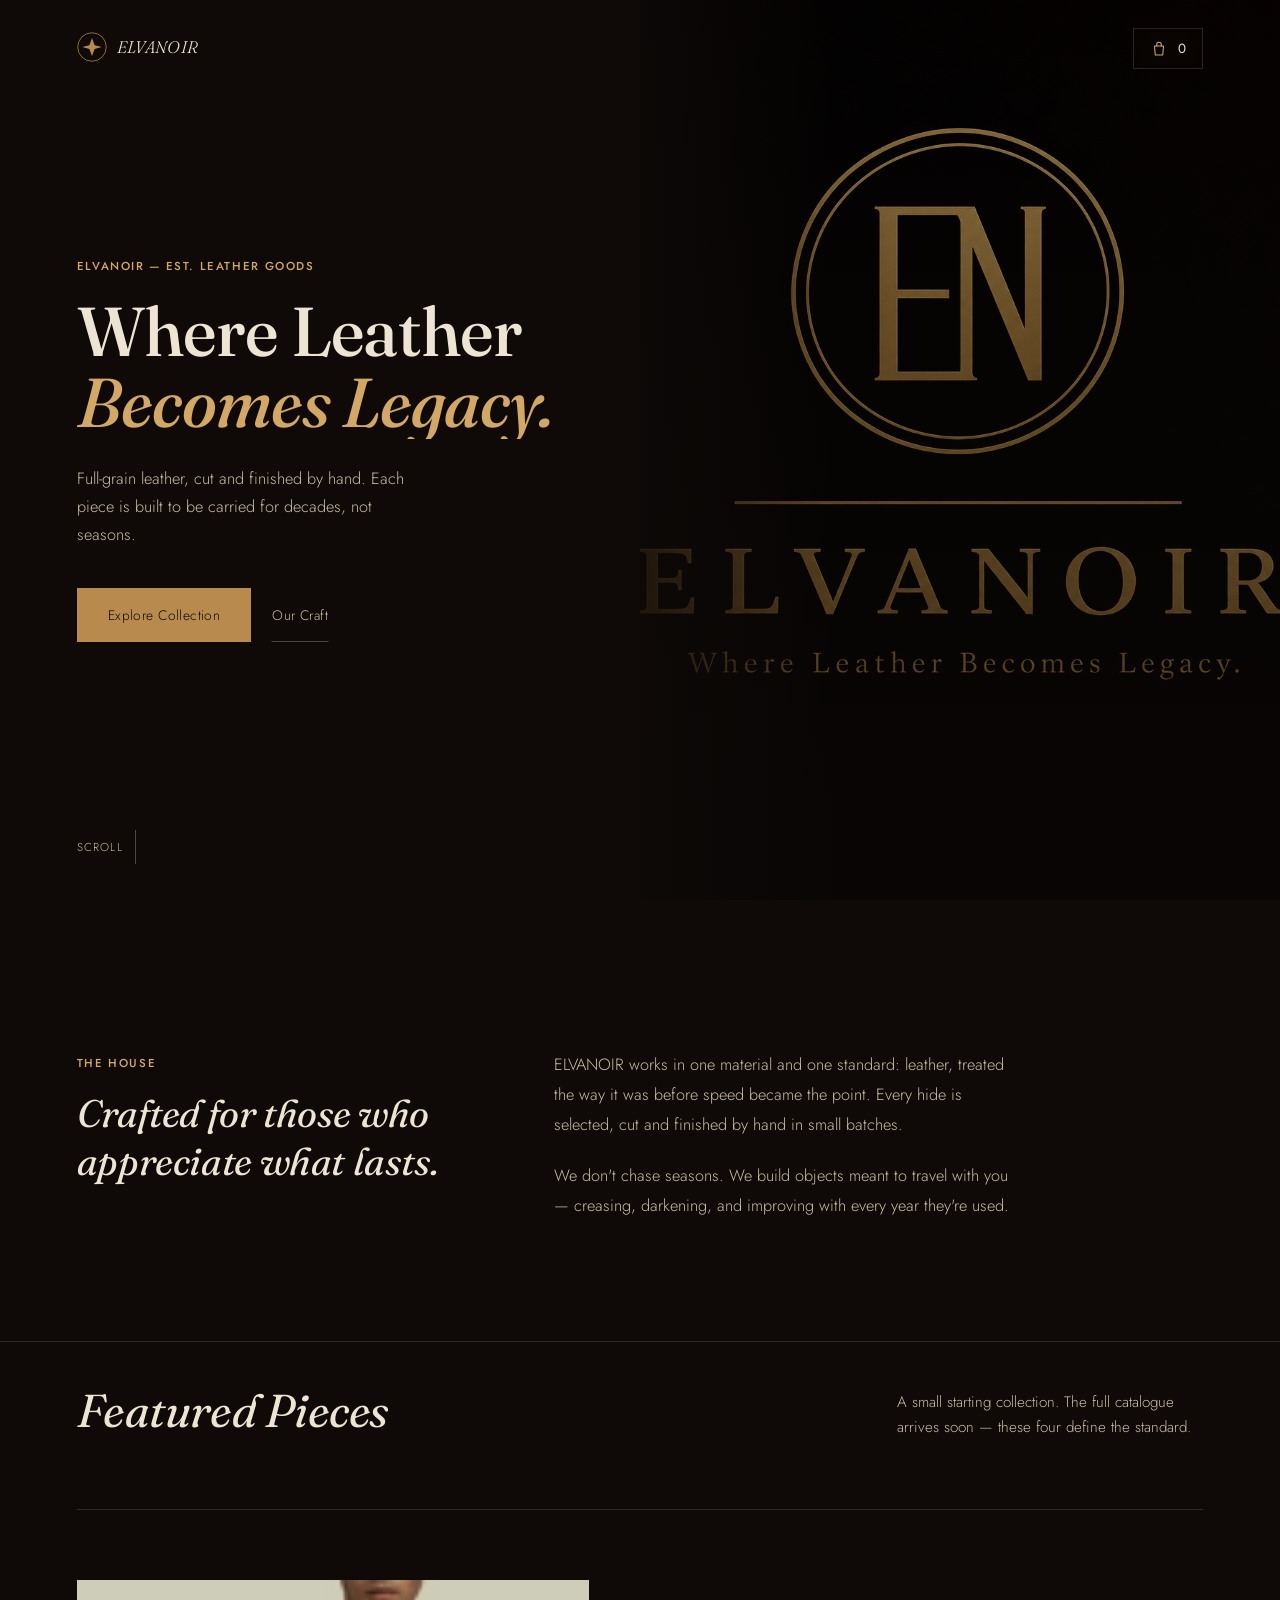
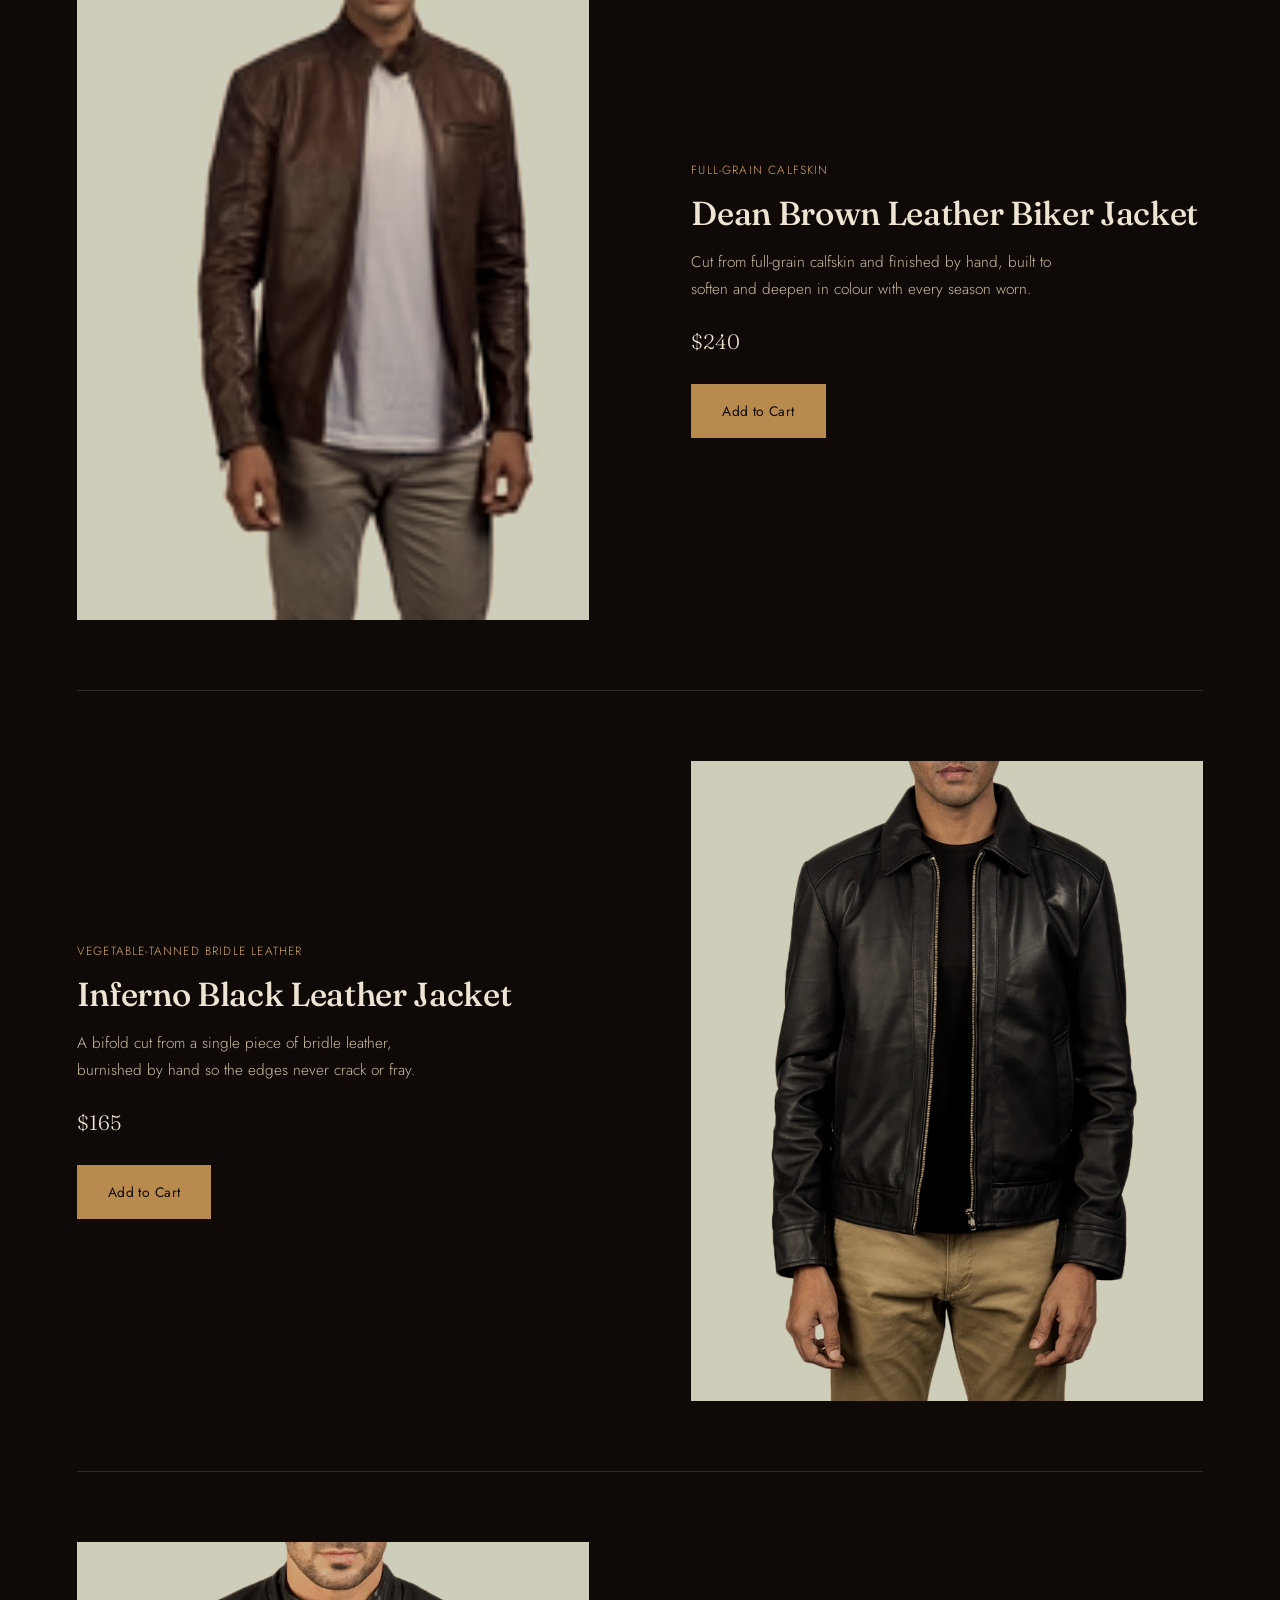
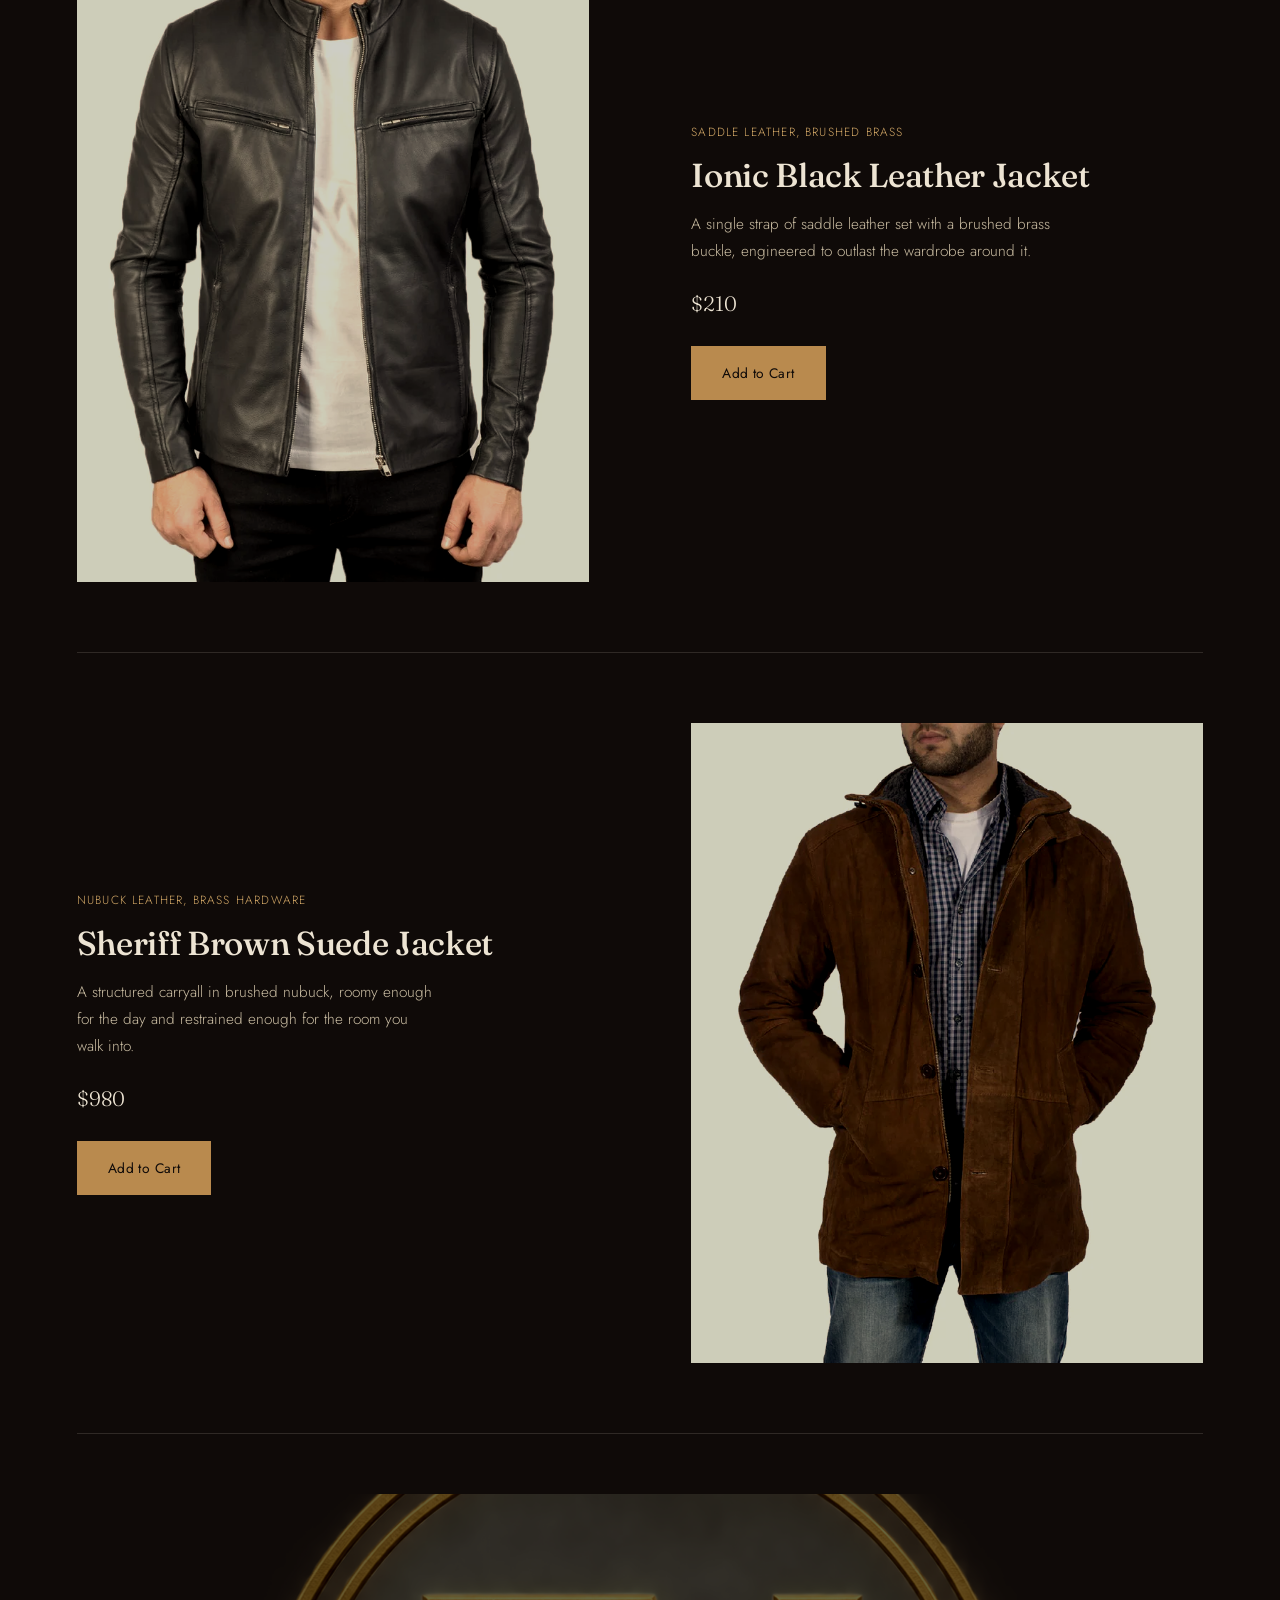
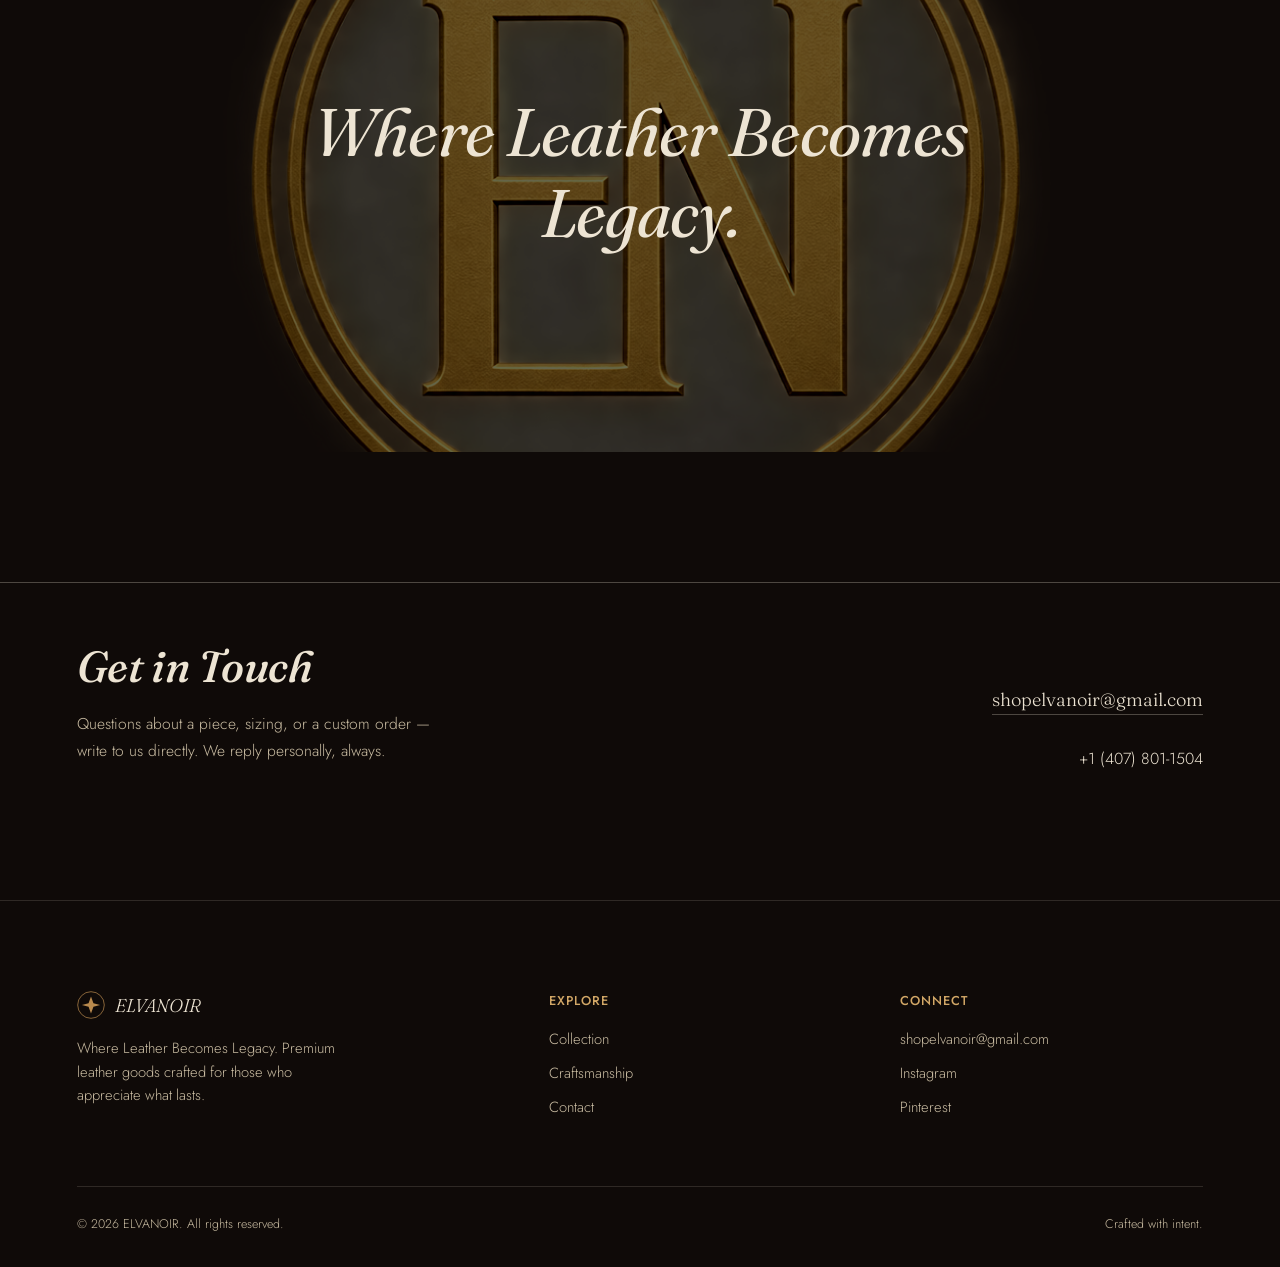
<file: index.html>
<!DOCTYPE html>
<html lang="en">
<head>
<meta charset="UTF-8">
<meta name="viewport" content="width=device-width, initial-scale=1.0">
<title>ELVANOIR — Where Leather Becomes Legacy</title>
<meta name="description" content="ELVANOIR. Premium leather goods crafted for those who appreciate what lasts.">
<link rel="stylesheet" href="css/style.css">
<link rel="stylesheet" href="css/home.css">
</head>
<body>

<!-- Persistent brand mark -->
<a href="index.html" class="crest" aria-label="ELVANOIR home">
  <svg viewBox="0 0 40 40" fill="none" xmlns="http://www.w3.org/2000/svg">
    <circle cx="20" cy="20" r="19" stroke="#B98A4E" stroke-width="1"/>
    <path d="M20 8L23.5 17.5L33 20L23.5 22.5L20 32L16.5 22.5L7 20L16.5 17.5L20 8Z" fill="#B98A4E"/>
  </svg>
  <span>ELVANOIR</span>
</a>

<!-- Floating cart -->
<button class="cart-toggle" data-cart-open aria-label="Open cart">
  <svg viewBox="0 0 24 24" fill="none" stroke-width="1.4" stroke-linecap="round" stroke-linejoin="round"><path d="M6 8h12l-1 12H7L6 8Z"/><path d="M9 8V6a3 3 0 0 1 6 0v2"/></svg>
  <span data-cart-count>0</span>
</button>

<!-- Cart drawer -->
<div class="cart-overlay" data-cart-overlay></div>
<aside class="cart-drawer" data-cart-drawer>
  <div class="cart-head">
    <h3>Your Collection</h3>
    <button class="cart-close" data-cart-close aria-label="Close cart">&times;</button>
  </div>
  <div class="cart-items" data-cart-items></div>
  <div class="cart-foot">
    <div class="cart-sub"><span>Subtotal</span><span data-cart-subtotal>$0</span></div>
    <div class="cart-total"><span>Total</span><span data-cart-total>$0</span></div>
    <a href="checkout.html" class="btn btn-primary">Buy Now</a>
    <p class="cart-note">Shipping and taxes calculated at checkout.</p>
  </div>
</aside>

<!-- ============ HERO ============ -->
<section class="hero">
  <div class="hero-copy">
    <span class="eyebrow">ELVANOIR — EST. LEATHER GOODS</span>
    <h1 class="hero-title">
      <span class="line"><span>Where Leather</span></span>
      <span class="line"><span>Becomes Legacy.</span></span>
    </h1>
    <p class="hero-sub">Full-grain leather, cut and finished by hand. Each piece is built to be carried for decades, not seasons.</p>
    <div class="hero-cta">
      <a href="#products" class="btn btn-primary">Explore Collection</a>
      <a href="#craft" class="btn btn-ghost">Our Craft</a>
    </div>
  </div>
  <div class="hero-visual">
    <img src="images/elvanoir-logo.png" alt="Full-grain leather jacket draped over a wooden stand, studio-lit">
  </div>
  <div class="scroll-cue"><span>SCROLL</span><span class="line"></span></div>
</section>

<!-- ============ INTRO ============ -->
<section class="intro">
  <div class="wrap intro-grid">
    <div class="reveal">
      <span class="eyebrow">THE HOUSE</span>
      <h2 style="margin-top:16px;">Crafted for those who appreciate what lasts.</h2>
    </div>
    <div class="intro-text reveal">
      <p>ELVANOIR works in one material and one standard: leather, treated the way it was before speed became the point. Every hide is selected, cut and finished by hand in small batches.</p>
      <p>We don't chase seasons. We build objects meant to travel with you — creasing, darkening, and improving with every year they're used.</p>
    </div>
  </div>
</section>

<hr class="hairline wrap">

<!-- ============ PRODUCTS ============ -->
<section class="products" id="products">
  <div class="wrap">
    <div class="products-head reveal">
      <h2>Featured Pieces</h2>
      <p>A small starting collection. The full catalogue arrives soon — these four define the standard.</p>
    </div>

    <div class="product-row reveal" data-product-card>
      <div class="product-figure">
        <span class="product-index">01</span>
        <img src="images/Dean_Brown_Leather_Biker_Jacket_With_Cowhide_Oil_Pull_Leather_Finish_1_dbba41e8-a89b-40bd-95b2-981a56af1e2f_180x.avif" alt="The Sovereign Jacket in full-grain calfskin">
      </div>
      <div class="product-info">
        <span class="material">FULL-GRAIN CALFSKIN</span>
        <h3>Dean Brown Leather Biker Jacket</h3>
        <p class="desc">Cut from full-grain calfskin and finished by hand, built to soften and deepen in colour with every season worn.</p>
        <div class="price-row"><span class="price">$240</span></div>
        <div class="product-actions">
          <button class="btn btn-primary" data-add-to-cart data-id="jacket">Add to Cart</button>
        </div>
      </div>
    </div>

    <div class="product-row reverse reveal" data-product-card>
      <div class="product-figure">
        <span class="product-index">02</span>
        <img src="images/Inferno_Black_Leather_Jacket_Made_of_100_Real_Sheepskin_Leather_fc7e93d2-fc85-4a78-aec3-81cd0cc2c2ed_900x.webp" alt="The Meridian Wallet in bridle leather">
      </div>
      <div class="product-info">
        <span class="material">VEGETABLE-TANNED BRIDLE LEATHER</span>
        <h3>Inferno Black Leather Jacket</h3>
        <p class="desc">A bifold cut from a single piece of bridle leather, burnished by hand so the edges never crack or fray.</p>
        <div class="price-row"><span class="price">$165</span></div>
        <div class="product-actions">
          <button class="btn btn-primary" data-add-to-cart data-id="jacket">Add to Cart</button>
        </div>
      </div>
    </div>

    <div class="product-row reveal" data-product-card>
      <div class="product-figure">
        <span class="product-index">03</span>
        <img src="images/Ionic_Black_Leather_Jacket_With_Minimalist_Design_made_of_100_Real_Leather_in_matte_black_finish_1_821aa6f2-e2d8-4b7b-9144-c9311b10ed8a_900x.webp" alt="The Ashworth Belt in saddle leather">
      </div>
      <div class="product-info">
        <span class="material">SADDLE LEATHER, BRUSHED BRASS</span>
        <h3>Ionic Black Leather Jacket</h3>
        <p class="desc">A single strap of saddle leather set with a brushed brass buckle, engineered to outlast the wardrobe around it.</p>
        <div class="price-row"><span class="price">$210</span></div>
        <div class="product-actions">
          <button class="btn btn-primary" data-add-to-cart data-id="jacket">Add to Cart</button>
        </div>
      </div>
    </div>

    <div class="product-row reverse reveal" data-product-card>
      <div class="product-figure">
        <span class="product-index">04</span>
        <img src="images/TJM-0408-_287-of-7_29-1492000055392-1508939199594_397ac52d-60c9-4ca6-a355-20b34bef18b5_900x.webp" alt="The Harrow Bag in nubuck leather">
      </div>
      <div class="product-info">
        <span class="material">NUBUCK LEATHER, BRASS HARDWARE</span>
        <h3>Sheriff Brown Suede Jacket</h3>
        <p class="desc">A structured carryall in brushed nubuck, roomy enough for the day and restrained enough for the room you walk into.</p>
        <div class="price-row"><span class="price">$980</span></div>
        <div class="product-actions">
          <button class="btn btn-primary" data-add-to-cart data-id="jacket">Add to Cart</button>
        </div>
      </div>
    </div>
  </div>
</section>



<!-- ============ STATEMENT BANNER ============ -->
<section class="statement">
  <img src="images/ChatGPT Image Sep 10, 2026, 03_20_00 AM.png" alt="Close detail of stitched leather texture">
  <div class="statement-text reveal">
    <h2>Where Leather
Becomes Legacy.</h2>
  </div>
</section>

<!-- ============ CONTACT ============ -->
<section class="contact" id="contact">
  <div class="wrap contact-inner">
    <div class="reveal">
      <h2>Get in Touch</h2>
      <p>Questions about a piece, sizing, or a custom order — write to us directly. We reply personally, always.</p>
    </div>
    <div class="contact-links reveal">
      <a href="shopelvanoir@gmail.com">shopelvanoir@gmail.com</a>
      <a href="tel:+14078011504"></a>+1 (407) 801-1504</a>
    </div>
  </div>
</section>

<!-- ============ FOOTER ============ -->
<footer>
  <div class="wrap">
    <div class="footer-top">
      <div class="footer-brand">
        <div class="crest-static">
          <svg viewBox="0 0 40 40" fill="none" xmlns="http://www.w3.org/2000/svg" width="28" height="28">
            <circle cx="20" cy="20" r="19" stroke="#B98A4E" stroke-width="1"/>
            <path d="M20 8L23.5 17.5L33 20L23.5 22.5L20 32L16.5 22.5L7 20L16.5 17.5L20 8Z" fill="#B98A4E"/>
          </svg>
          <span>ELVANOIR</span>
        </div>
        <p>Where Leather Becomes Legacy. Premium leather goods crafted for those who appreciate what lasts.</p>
      </div>
      <div class="footer-col">
        <h4>EXPLORE</h4>
        <a href="index.html#products">Collection</a>
        <a href="index.html#craft">Craftsmanship</a>
        <a href="index.html#contact">Contact</a>
      </div>
      <div class="footer-col">
        <h4>CONNECT</h4>
        <a href="mailto:shopelvanoir@gmail.com">shopelvanoir@gmail.com</a>
        <a href="#">Instagram</a>
        <a href="#">Pinterest</a>
      </div>
    </div>
    <hr class="hairline">
    <div class="footer-bottom">
      <span>&copy; 2026 ELVANOIR. All rights reserved.</span>
      <span>Crafted with intent.</span>
    </div>
  </div>
</footer>

<script src="js/cart.js"></script>
</body>
</html>
</file>
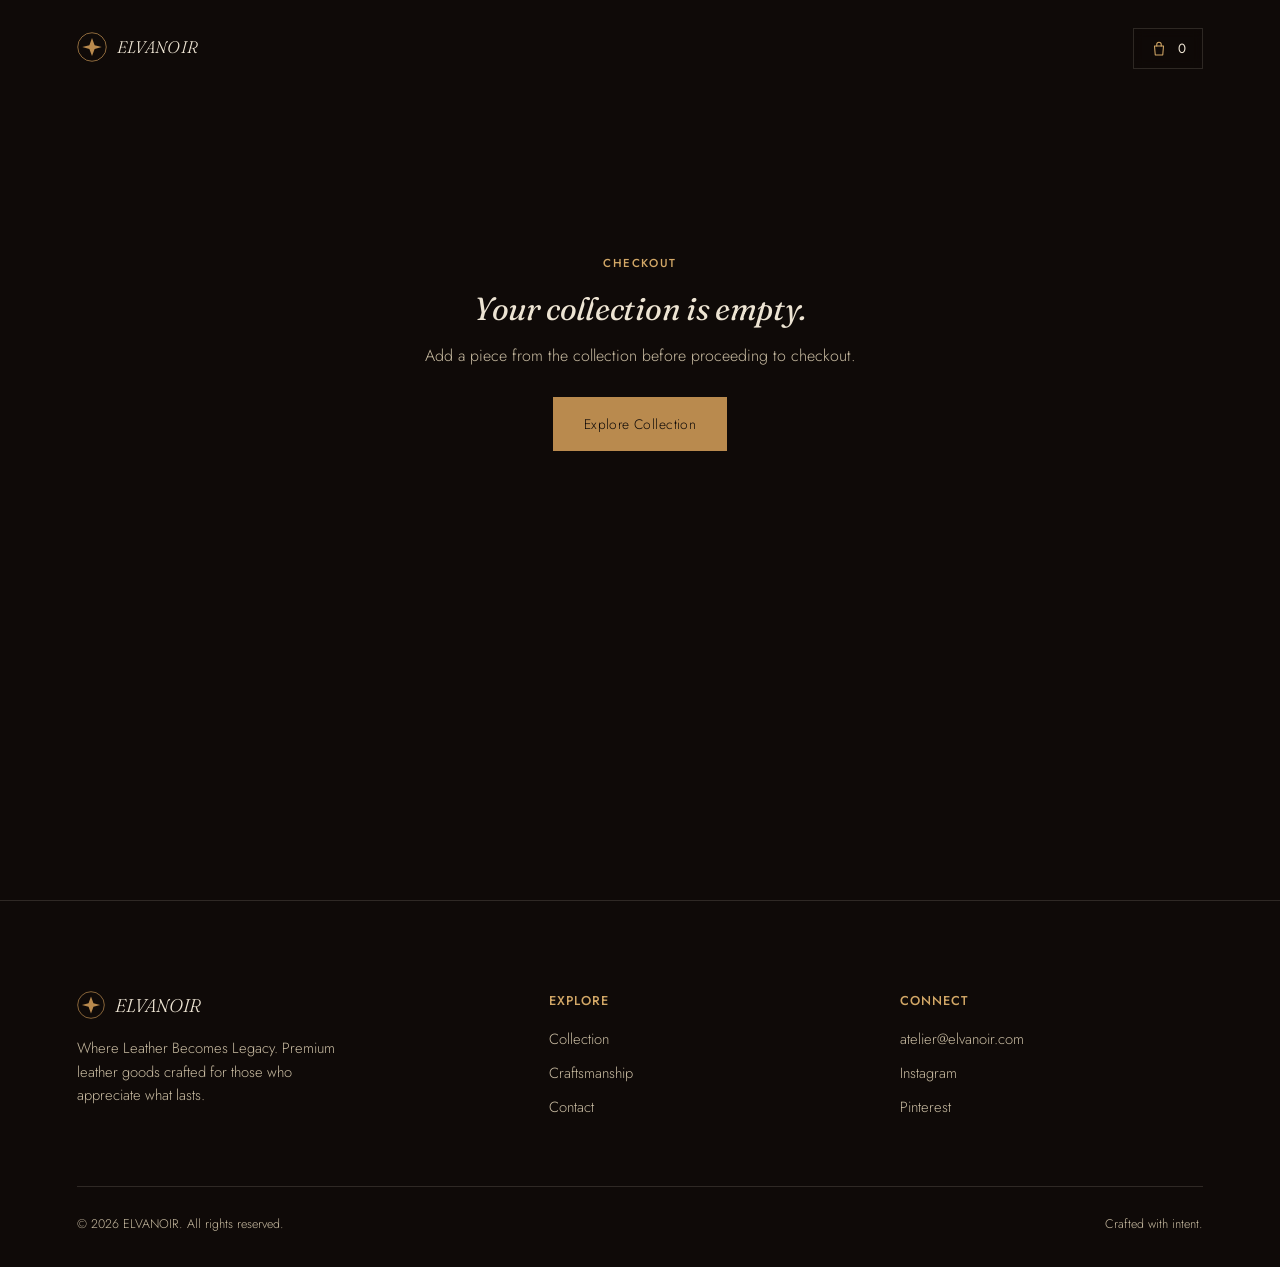
<file: checkout.html>
<!DOCTYPE html>
<html lang="en">
<head>
<meta charset="UTF-8">
<meta name="viewport" content="width=device-width, initial-scale=1.0">
<title>ELVANOIR — Checkout</title>
<link rel="stylesheet" href="css/style.css">
<link rel="stylesheet" href="css/checkout.css">
</head>
<body>

<a href="index.html" class="crest" aria-label="ELVANOIR home">
  <svg viewBox="0 0 40 40" fill="none" xmlns="http://www.w3.org/2000/svg">
    <circle cx="20" cy="20" r="19" stroke="#B98A4E" stroke-width="1"/>
    <path d="M20 8L23.5 17.5L33 20L23.5 22.5L20 32L16.5 22.5L7 20L16.5 17.5L20 8Z" fill="#B98A4E"/>
  </svg>
  <span>ELVANOIR</span>
</a>

<button class="cart-toggle" data-cart-open aria-label="Open cart">
  <svg viewBox="0 0 24 24" fill="none" stroke-width="1.4" stroke-linecap="round" stroke-linejoin="round"><path d="M6 8h12l-1 12H7L6 8Z"/><path d="M9 8V6a3 3 0 0 1 6 0v2"/></svg>
  <span data-cart-count>0</span>
</button>

<div class="cart-overlay" data-cart-overlay></div>
<aside class="cart-drawer" data-cart-drawer>
  <div class="cart-head">
    <h3>Your Collection</h3>
    <button class="cart-close" data-cart-close aria-label="Close cart">&times;</button>
  </div>
  <div class="cart-items" data-cart-items></div>
  <div class="cart-foot">
    <div class="cart-sub"><span>Subtotal</span><span data-cart-subtotal>$0</span></div>
    <div class="cart-total"><span>Total</span><span data-cart-total>$0</span></div>
    <a href="checkout.html" class="btn btn-primary">Buy Now</a>
    <p class="cart-note">Shipping and taxes calculated at checkout.</p>
  </div>
</aside>

<section class="checkout">
  <div class="wrap" id="checkout-root"></div>
</section>

<footer>
  <div class="wrap">
    <div class="footer-top">
      <div class="footer-brand">
        <div class="crest-static">
          <svg viewBox="0 0 40 40" fill="none" xmlns="http://www.w3.org/2000/svg" width="28" height="28">
            <circle cx="20" cy="20" r="19" stroke="#B98A4E" stroke-width="1"/>
            <path d="M20 8L23.5 17.5L33 20L23.5 22.5L20 32L16.5 22.5L7 20L16.5 17.5L20 8Z" fill="#B98A4E"/>
          </svg>
          <span>ELVANOIR</span>
        </div>
        <p>Where Leather Becomes Legacy. Premium leather goods crafted for those who appreciate what lasts.</p>
      </div>
      <div class="footer-col">
        <h4>EXPLORE</h4>
        <a href="index.html#products">Collection</a>
        <a href="index.html#craft">Craftsmanship</a>
        <a href="index.html#contact">Contact</a>
      </div>
      <div class="footer-col">
        <h4>CONNECT</h4>
        <a href="mailto:atelier@elvanoir.com">atelier@elvanoir.com</a>
        <a href="#">Instagram</a>
        <a href="#">Pinterest</a>
      </div>
    </div>
    <hr class="hairline">
    <div class="footer-bottom">
      <span>&copy; 2026 ELVANOIR. All rights reserved.</span>
      <span>Crafted with intent.</span>
    </div>
  </div>
</footer>

<script src="js/cart.js"></script>
<script>
(function(){
  const params = new URLSearchParams(location.search);
  const buynowId = params.get('buynow');
  let items = [];

  if(buynowId){
    const stashed = JSON.parse(sessionStorage.getItem('elvanoir_buynow') || 'null');
    if(stashed && stashed.id === buynowId){
      items = [stashed];
    }else{
      items = [{ id: buynowId, qty: 1, size: null }];
    }
  }else{
    items = Cart.read();
  }

  const root = document.getElementById('checkout-root');

  if(items.length === 0){
    root.innerHTML = `
      <div class="co-empty">
        <span class="eyebrow">CHECKOUT</span>
        <h1 style="font-family:var(--font-display);font-style:italic;font-weight:400;font-size:2rem;margin-top:16px;">Your collection is empty.</h1>
        <p>Add a piece from the collection before proceeding to checkout.</p>
        <a href="index.html#products" class="btn btn-primary">Explore Collection</a>
      </div>
    `;
    return;
  }

  let subtotal = 0;
  const rowsHTML = items.map(i => {
    const p = ELVANOIR_CATALOG[i.id];
    if(!p) return '';
    const lineTotal = p.price * i.qty;
    subtotal += lineTotal;
    return `
      <div class="os-item">
        <img src="${p.img}" alt="${p.name}">
        <div>
          <div class="os-name">${p.name}</div>
          <div class="os-meta">Qty ${i.qty}${i.size ? ' · Size ' + i.size : ''}</div>
        </div>
        <div class="os-price">$${lineTotal.toLocaleString()}</div>
      </div>
    `;
  }).join('');

  const shipping = subtotal > 500 ? 0 : 35;
  const total = subtotal + shipping;

  root.innerHTML = `
    <div class="checkout-grid">
      <div>
        <div class="checkout-head">
          <span class="eyebrow">SECURE CHECKOUT</span>
          <h1>Complete Your Order</h1>
        </div>

        <form id="checkout-form">
          <div class="co-section">
            <span class="co-section-label">CONTACT</span>
            <div class="co-field-row">
              <div class="co-field full">
                <label for="email">Email</label>
                <input id="email" type="email" placeholder="you@example.com" required>
              </div>
            </div>
          </div>

          <div class="co-section">
            <span class="co-section-label">SHIPPING ADDRESS</span>
            <div class="co-field-row">
              <div class="co-field"><label for="fname">First name</label><input id="fname" type="text" required></div>
              <div class="co-field"><label for="lname">Last name</label><input id="lname" type="text" required></div>
              <div class="co-field full"><label for="addr">Address</label><input id="addr" type="text" required></div>
              <div class="co-field"><label for="city">City</label><input id="city" type="text" required></div>
              <div class="co-field"><label for="zip">Postal code</label><input id="zip" type="text" required></div>
              <div class="co-field full">
                <label for="country">Country</label>
                <select id="country">
                  <option>Pakistan</option>
                  <option>United States</option>
                  <option>United Kingdom</option>
                  <option>United Arab Emirates</option>
                  <option>Other</option>
                </select>
              </div>
            </div>
          </div>

          <div class="co-section">
            <span class="co-section-label">PAYMENT METHOD</span>
            <div class="pay-methods">
              <label><input type="radio" name="pay" checked> Card</label>
              <label><input type="radio" name="pay"> Bank Transfer</label>
              <label><input type="radio" name="pay"> Cash on Delivery</label>
            </div>
            <div class="co-placeholder-note">
              <strong>Payment placeholder.</strong> This checkout is a frontend structure only — no live payment processing is connected. A real gateway (Stripe, Razorpay, etc.) can be wired into this form when ready.
            </div>
          </div>
        </form>
      </div>

      <aside class="order-summary">
        <h3>Order Summary</h3>
        <div>${rowsHTML}</div>
        <div class="os-totals">
          <div class="os-row"><span>Subtotal</span><span>$${subtotal.toLocaleString()}</span></div>
          <div class="os-row"><span>Shipping</span><span>${shipping === 0 ? 'Complimentary' : '$' + shipping}</span></div>
          <div class="os-row grand"><span>Total</span><span>$${total.toLocaleString()}</span></div>
        </div>
        <button class="btn btn-primary" id="place-order" type="submit" form="checkout-form">Place Order</button>
      </aside>
    </div>
  `;

  document.getElementById('checkout-form').addEventListener('submit', (e) => {
    e.preventDefault();
    showToast('This is a placeholder — no order was placed.');
  });
})();
</script>
</body>
</html>
</file>
<file: css/style.css>
/* ==========================================================================
   ELVANOIR — Design tokens
   ========================================================================== */

@import url('https://fonts.googleapis.com/css2?family=Fraunces:ital,opsz,wght@0,9..144,300;0,9..144,400;0,9..144,500;0,9..144,600;1,9..144,400;1,9..144,500&family=Jost:wght@300;400;500;600&display=swap');

:root{
  --espresso-black: #0F0A08;
  --espresso: #1C130F;
  --espresso-soft: #241914;
  --cream: #EDE4D3;
  --cream-dim: #C9BCA2;
  --gold: #B98A4E;
  --gold-bright: #D3A867;
  --saddle: #6B4226;
  --hairline: rgba(237, 228, 211, 0.14);
  --hairline-strong: rgba(237, 228, 211, 0.28);

  --font-display: 'Fraunces', Georgia, serif;
  --font-ui: 'Jost', 'Helvetica Neue', Arial, sans-serif;

  --ease: cubic-bezier(.22,.68,0,1);
  --container: 1360px;
}

*, *::before, *::after{ box-sizing: border-box; }

html{
  scroll-behavior: smooth;
}

@media (prefers-reduced-motion: reduce){
  html{ scroll-behavior: auto; }
  *, *::before, *::after{
    animation-duration: 0.001ms !important;
    animation-iteration-count: 1 !important;
    transition-duration: 0.001ms !important;
    scroll-behavior: auto !important;
  }
}

body{
  margin: 0;
  background: var(--espresso-black);
  color: var(--cream);
  font-family: var(--font-ui);
  font-weight: 300;
  -webkit-font-smoothing: antialiased;
  overflow-x: hidden;
}

img{ max-width: 100%; display: block; }
a{ color: inherit; text-decoration: none; }
button{ font-family: inherit; cursor: pointer; }

::selection{ background: var(--gold); color: var(--espresso-black); }

:focus-visible{
  outline: 1px solid var(--gold-bright);
  outline-offset: 4px;
}

.wrap{
  max-width: var(--container);
  margin: 0 auto;
  padding: 0 6vw;
}

@media (max-width: 720px){
  .wrap{ padding: 0 24px; }
}

h1, h2, h3, h4{
  font-family: var(--font-display);
  font-weight: 500;
  margin: 0;
  letter-spacing: -0.01em;
  color: var(--cream);
}

p{ margin: 0; }

.eyebrow{
  font-family: var(--font-ui);
  font-size: 0.72rem;
  letter-spacing: 0.14em;
  color: var(--gold-bright);
  font-weight: 500;
}

.hairline{
  border: none;
  border-top: 1px solid var(--hairline);
  margin: 0;
}

/* Buttons ---------------------------------------------------------------- */

.btn{
  display: inline-flex;
  align-items: center;
  gap: 10px;
  font-family: var(--font-ui);
  font-size: 0.86rem;
  letter-spacing: 0.03em;
  padding: 16px 30px;
  border: 1px solid transparent;
  transition: background var(--ease) .35s, color var(--ease) .35s, border-color var(--ease) .35s, transform var(--ease) .35s;
  background: none;
  white-space: nowrap;
}

.btn-primary{
  background: var(--gold);
  color: var(--espresso-black);
}
.btn-primary:hover{
  background: var(--gold-bright);
  transform: translateY(-1px);
}

.btn-outline{
  border-color: var(--hairline-strong);
  color: var(--cream);
}
.btn-outline:hover{
  border-color: var(--gold-bright);
  color: var(--gold-bright);
}

.btn-ghost{
  color: var(--cream-dim);
  padding-left: 0;
  padding-right: 0;
  border-bottom: 1px solid var(--hairline-strong);
  border-radius: 0;
}
.btn-ghost:hover{ color: var(--gold-bright); border-color: var(--gold-bright); }

/* Persistent brand mark + cart -------------------------------------------- */

.crest{
  position: fixed;
  top: 32px;
  left: 6vw;
  z-index: 60;
  display: flex;
  align-items: center;
  gap: 10px;
  mix-blend-mode: normal;
}
.crest svg{ width: 30px; height: 30px; }
.crest span{
  font-family: var(--font-display);
  font-style: italic;
  font-size: 1.05rem;
  letter-spacing: 0.02em;
  color: var(--cream);
}

.cart-toggle{
  position: fixed;
  top: 28px;
  right: 6vw;
  z-index: 60;
  display: flex;
  align-items: center;
  gap: 10px;
  background: rgba(15,10,8,0.35);
  backdrop-filter: blur(6px);
  border: 1px solid var(--hairline);
  padding: 10px 16px;
  color: var(--cream);
  transition: border-color .3s var(--ease);
}
.cart-toggle:hover{ border-color: var(--gold-bright); }
.cart-toggle svg{ width: 18px; height: 18px; stroke: var(--gold-bright); }
.cart-toggle .count{
  font-family: var(--font-ui);
  font-size: 0.8rem;
  min-width: 14px;
  text-align: center;
  transition: transform .3s var(--ease);
}
.cart-toggle .count.bump{ transform: scale(1.5); color: var(--gold-bright); }

@media (max-width: 720px){
  .crest{ top: 20px; left: 20px; }
  .crest span{ display: none; }
  .cart-toggle{ top: 20px; right: 20px; padding: 8px 12px; }
}

/* Footer ------------------------------------------------------------------ */

footer{
  background: var(--espresso-black);
  padding: 90px 0 34px;
  border-top: 1px solid var(--hairline);
}
.footer-top{
  display: grid;
  grid-template-columns: 1.4fr 1fr 1fr;
  gap: 48px;
  padding-bottom: 56px;
}
.footer-brand .crest-static{
  display: flex;
  align-items: center;
  gap: 10px;
  margin-bottom: 18px;
}
.footer-brand .crest-static svg{ width: 28px; height: 28px; }
.footer-brand .crest-static span{
  font-family: var(--font-display);
  font-style: italic;
  font-size: 1.15rem;
}
.footer-brand p{
  color: var(--cream-dim);
  font-size: 0.92rem;
  max-width: 30ch;
  line-height: 1.6;
}
.footer-col h4{
  font-family: var(--font-ui);
  font-size: 0.8rem;
  letter-spacing: 0.08em;
  color: var(--gold-bright);
  font-weight: 500;
  margin-bottom: 18px;
}
.footer-col a, .footer-col p{
  display: block;
  color: var(--cream-dim);
  font-size: 0.92rem;
  margin-bottom: 12px;
  transition: color .25s var(--ease);
}
.footer-col a:hover{ color: var(--cream); }
.footer-bottom{
  display: flex;
  justify-content: space-between;
  align-items: center;
  padding-top: 28px;
  font-size: 0.78rem;
  color: var(--cream-dim);
}
@media (max-width: 780px){
  .footer-top{ grid-template-columns: 1fr; gap: 40px; }
  .footer-bottom{ flex-direction: column; gap: 14px; align-items: flex-start; }
}

/* Cart drawer -------------------------------------------------------------- */

.cart-overlay{
  position: fixed; inset: 0;
  background: rgba(6,4,3,0.6);
  z-index: 80;
  opacity: 0;
  pointer-events: none;
  transition: opacity .4s var(--ease);
}
.cart-overlay.open{ opacity: 1; pointer-events: auto; }

.cart-drawer{
  position: fixed;
  top: 0; right: 0;
  height: 100%;
  width: 420px;
  max-width: 92vw;
  background: var(--espresso);
  border-left: 1px solid var(--hairline-strong);
  z-index: 90;
  display: flex;
  flex-direction: column;
  transform: translateX(100%);
  transition: transform .5s var(--ease);
}
.cart-drawer.open{ transform: translateX(0); }

.cart-head{
  display: flex;
  justify-content: space-between;
  align-items: center;
  padding: 28px 28px 20px;
  border-bottom: 1px solid var(--hairline);
}
.cart-head h3{ font-size: 1.3rem; font-style: italic; }
.cart-close{
  background: none; border: none; color: var(--cream-dim);
  font-size: 1.4rem; line-height: 1;
  transition: color .25s var(--ease), transform .25s var(--ease);
}
.cart-close:hover{ color: var(--gold-bright); transform: rotate(90deg); }

.cart-items{
  flex: 1;
  overflow-y: auto;
  padding: 10px 28px;
}
.cart-empty{
  color: var(--cream-dim);
  font-size: 0.92rem;
  padding: 60px 0;
  text-align: center;
}

.cart-item{
  display: grid;
  grid-template-columns: 76px 1fr auto;
  gap: 16px;
  padding: 20px 0;
  border-bottom: 1px solid var(--hairline);
  align-items: flex-start;
}
.cart-item img{
  width: 76px; height: 92px;
  object-fit: cover;
  filter: sepia(.35) saturate(1.3) brightness(.8) contrast(1.05);
}
.cart-item .ci-name{
  font-family: var(--font-display);
  font-size: 1rem;
  margin-bottom: 4px;
}
.cart-item .ci-price{
  color: var(--gold-bright);
  font-size: 0.85rem;
}
.cart-item .ci-qty{
  display: flex;
  align-items: center;
  gap: 10px;
  margin-top: 10px;
}
.cart-item .ci-qty button{
  background: none;
  border: 1px solid var(--hairline-strong);
  color: var(--cream);
  width: 24px; height: 24px;
  font-size: 0.85rem;
  display: flex; align-items: center; justify-content: center;
  transition: border-color .25s var(--ease);
}
.cart-item .ci-qty button:hover{ border-color: var(--gold-bright); }
.cart-item .ci-remove{
  color: var(--cream-dim);
  font-size: 0.76rem;
  text-align: right;
  border-bottom: 1px solid transparent;
  transition: color .25s var(--ease);
}
.cart-item .ci-remove:hover{ color: var(--gold-bright); }

.cart-foot{
  padding: 24px 28px 32px;
  border-top: 1px solid var(--hairline-strong);
}
.cart-sub{
  display: flex;
  justify-content: space-between;
  font-size: 0.92rem;
  color: var(--cream-dim);
  margin-bottom: 8px;
}
.cart-total{
  display: flex;
  justify-content: space-between;
  font-family: var(--font-display);
  font-size: 1.25rem;
  margin-bottom: 22px;
}
.cart-foot .btn{ width: 100%; justify-content: center; }
.cart-note{
  font-size: 0.76rem;
  color: var(--cream-dim);
  margin-top: 12px;
  text-align: center;
}

/* Toast confirmation -------------------------------------------------------*/

.toast{
  position: fixed;
  bottom: 36px;
  left: 50%;
  transform: translate(-50%, 20px);
  background: var(--espresso-soft);
  border: 1px solid var(--gold);
  color: var(--cream);
  padding: 14px 26px;
  font-size: 0.85rem;
  letter-spacing: 0.02em;
  z-index: 100;
  opacity: 0;
  pointer-events: none;
  transition: opacity .4s var(--ease), transform .4s var(--ease);
  font-family: var(--font-ui);
}
.toast.show{
  opacity: 1;
  transform: translate(-50%, 0);
}

/* Flying add-to-cart ghost -------------------------------------------------*/

.fly-ghost{
  position: fixed;
  z-index: 95;
  border-radius: 2px;
  pointer-events: none;
  object-fit: cover;
  filter: sepia(.35) saturate(1.3) brightness(.8) contrast(1.05);
  transition: all .7s cubic-bezier(.4,0,.2,1);
}

/* Reveal utility ------------------------------------------------------------*/
.reveal{
  opacity: 0;
  transform: translateY(28px);
  transition: opacity .9s var(--ease), transform .9s var(--ease);
}
.reveal.in{
  opacity: 1;
  transform: translateY(0);
}
</file>
<file: css/home.css>
/* ============================ HERO ============================ */

.hero{
  position: relative;
  min-height: 100svh;
  display: grid;
  grid-template-columns: 1fr 1fr;
  align-items: stretch;
  background: var(--espresso-black);
}

.hero-copy{
  display: flex;
  flex-direction: column;
  justify-content: center;
  padding: 0 6vw;
  position: relative;
  z-index: 2;
}

.hero-copy .eyebrow{
  opacity: 0;
  transform: translateY(14px);
  animation: rise .9s var(--ease) .3s forwards;
}

.hero-title{
  font-size: clamp(2.6rem, 5.4vw, 4.6rem);
  line-height: 1.04;
  margin: 22px 0 26px;
  max-width: 11ch;
  overflow: hidden;
}
.hero-title .line{
  display: block;
  overflow: hidden;
}
.hero-title .line span{
  display: block;
  transform: translateY(105%);
  animation: rise-line 1s var(--ease) forwards;
}
.hero-title .line:nth-child(1) span{ animation-delay: .45s; }
.hero-title .line:nth-child(2) span{ animation-delay: .58s; font-style: italic; color: var(--gold-bright); }

.hero-sub{
  font-size: 1.02rem;
  color: var(--cream-dim);
  max-width: 38ch;
  line-height: 1.7;
  margin-bottom: 40px;
  opacity: 0;
  transform: translateY(14px);
  animation: rise .9s var(--ease) .75s forwards;
}

.hero-cta{
  opacity: 0;
  transform: translateY(14px);
  animation: rise .9s var(--ease) .9s forwards;
  display: flex;
  gap: 20px;
  align-items: center;
}

.hero-visual{
  position: relative;
  overflow: hidden;
  background: var(--espresso);
}
.hero-visual img{
  width: 100%; height: 100%;
  object-fit: cover;
  transform: scale(1.12);
  filter: sepia(.4) saturate(1.25) brightness(.62) contrast(1.15);
  animation: reveal-img 1.6s var(--ease) forwards;
}
.hero-visual::after{
  content: "";
  position: absolute; inset: 0;
  background: linear-gradient(180deg, rgba(15,10,8,.15), rgba(15,10,8,.55) 88%),
              linear-gradient(90deg, rgba(15,10,8,.75), transparent 30%);
}

.scroll-cue{
  position: absolute;
  bottom: 36px;
  left: 6vw;
  display: flex;
  align-items: center;
  gap: 12px;
  z-index: 2;
  color: var(--cream-dim);
  font-size: 0.72rem;
  letter-spacing: 0.1em;
  opacity: 0;
  animation: rise .9s var(--ease) 1.3s forwards;
}
.scroll-cue .line{
  width: 1px; height: 34px;
  background: var(--hairline-strong);
  position: relative;
  overflow: hidden;
}
.scroll-cue .line::after{
  content: "";
  position: absolute; top: -100%; left: 0;
  width: 100%; height: 100%;
  background: var(--gold-bright);
  animation: scrollLine 2.2s ease-in-out infinite;
}

@keyframes rise{ to{ opacity: 1; transform: translateY(0); } }
@keyframes rise-line{ to{ transform: translateY(0); } }
@keyframes reveal-img{ to{ transform: scale(1); } }
@keyframes scrollLine{
  0%{ top: -100%; }
  60%{ top: 100%; }
  100%{ top: 100%; }
}

@media (max-width: 900px){
  .hero{ grid-template-columns: 1fr; grid-template-rows: auto 46vh; padding-top: 100px; }
  .hero-copy{ padding: 0 24px; }
  .hero-title{ max-width: none; }
  .scroll-cue{ display: none; }
}

/* ============================ INTRO ============================ */

.intro{
  padding: 150px 0 120px;
}
.intro-grid{
  display: grid;
  grid-template-columns: 0.9fr 1.4fr;
  gap: 60px;
  align-items: start;
}
.intro-grid h2{
  font-size: clamp(1.8rem, 3vw, 2.5rem);
  line-height: 1.25;
  font-style: italic;
  font-weight: 400;
}
.intro-text p{
  color: var(--cream-dim);
  font-size: 1.02rem;
  line-height: 1.85;
  max-width: 52ch;
}
.intro-text p + p{ margin-top: 20px; }

@media (max-width: 820px){
  .intro{ padding: 100px 0 80px; }
  .intro-grid{ grid-template-columns: 1fr; gap: 26px; }
}

/* ============================ PRODUCTS (editorial strip) ============================ */

.products{
  padding: 40px 0 60px;
}
.products-head{
  display: flex;
  justify-content: space-between;
  align-items: flex-end;
  margin-bottom: 70px;
  gap: 20px;
}
.products-head h2{
  font-size: clamp(2rem, 3.6vw, 3rem);
  font-style: italic;
  font-weight: 400;
}
.products-head p{
  color: var(--cream-dim);
  max-width: 34ch;
  font-size: 0.95rem;
  line-height: 1.6;
}

.product-row{
  display: grid;
  grid-template-columns: 1fr 1fr;
  gap: 8vw;
  align-items: center;
  padding: 70px 0;
  border-top: 1px solid var(--hairline);
}
.product-row:last-child{ border-bottom: 1px solid var(--hairline); }
.product-row.reverse{ direction: rtl; }
.product-row.reverse > *{ direction: ltr; }

.product-figure{
  position: relative;
  overflow: hidden;
  aspect-ratio: 4/5;
}
.product-figure img{
  width: 100%; height: 100%;
  object-fit: cover;
  filter: sepia(.32) saturate(1.25) brightness(.78) contrast(1.08);
  transition: transform 1.1s var(--ease), filter .6s var(--ease);
}
.product-row:hover .product-figure img{
  transform: scale(1.045);
  filter: sepia(.2) saturate(1.3) brightness(.85) contrast(1.1);
}
.product-index{
  position: absolute;
  top: 18px; left: 18px;
  font-family: var(--font-display);
  font-style: italic;
  color: var(--cream);
  font-size: 0.85rem;
  background: rgba(15,10,8,0.55);
  padding: 4px 10px;
  backdrop-filter: blur(3px);
}

.product-info .material{
  font-size: 0.74rem;
  letter-spacing: 0.1em;
  color: var(--gold-bright);
  margin-bottom: 14px;
  display: block;
}
.product-info h3{
  font-size: clamp(1.7rem, 2.6vw, 2.3rem);
  margin-bottom: 16px;
}
.product-info .desc{
  color: var(--cream-dim);
  font-size: 0.96rem;
  line-height: 1.75;
  max-width: 40ch;
  margin-bottom: 26px;
}
.product-info .price-row{
  display: flex;
  align-items: center;
  gap: 26px;
  margin-bottom: 30px;
}
.product-info .price{
  font-family: var(--font-display);
  font-size: 1.3rem;
  color: var(--cream);
}
.product-actions{
  display: flex;
  gap: 16px;
  flex-wrap: wrap;
}

@media (max-width: 900px){
  .product-row, .product-row.reverse{
    grid-template-columns: 1fr;
    direction: ltr;
    gap: 28px;
    padding: 50px 0;
  }
  .products-head{ flex-direction: column; align-items: flex-start; gap: 14px; margin-bottom: 40px; }
}

/* ============================ CRAFT STORY ============================ */

.craft{
  padding: 130px 0;
  display: grid;
  grid-template-columns: 1fr 1fr;
  gap: 0;
  align-items: center;
}
.craft-visual{
  position: relative;
  aspect-ratio: 3/4;
  overflow: hidden;
}
.craft-visual img{
  width: 100%; height: 100%;
  object-fit: cover;
  filter: sepia(.4) saturate(1.2) brightness(.65) contrast(1.15);
}
.craft-copy{
  padding: 0 8vw;
}
.craft-copy h2{
  font-size: clamp(2rem, 3.6vw, 3.1rem);
  line-height: 1.15;
  margin-bottom: 30px;
}
.craft-copy h2 em{
  font-style: italic;
  color: var(--gold-bright);
}
.craft-list{
  margin-top: 36px;
  display: flex;
  flex-direction: column;
  gap: 20px;
}
.craft-list div{
  display: flex;
  gap: 18px;
  align-items: baseline;
  padding-top: 18px;
  border-top: 1px solid var(--hairline);
}
.craft-list .label{
  font-family: var(--font-display);
  font-style: italic;
  color: var(--gold-bright);
  min-width: 140px;
  font-size: 0.98rem;
}
.craft-list .val{
  color: var(--cream-dim);
  font-size: 0.92rem;
  line-height: 1.6;
}
.craft-copy p{
  color: var(--cream-dim);
  font-size: 1rem;
  line-height: 1.8;
  max-width: 44ch;
}

@media (max-width: 900px){
  .craft{ grid-template-columns: 1fr; padding: 90px 0; }
  .craft-copy{ padding: 50px 24px 0; }
}

/* ============================ STATEMENT BANNER ============================ */

.statement{
  position: relative;
  min-height: 62vh;
  display: flex;
  align-items: center;
  justify-content: center;
  overflow: hidden;
}
.statement img{
  position: absolute; inset: 0;
  width: 100%; height: 100%;
  object-fit: cover;
  filter: sepia(.45) saturate(1.15) brightness(.42) contrast(1.2);
}
.statement-text{
  position: relative;
  z-index: 2;
  text-align: center;
  padding: 0 6vw;
}
.statement-text h2{
  font-size: clamp(2.1rem, 5.5vw, 4.2rem);
  font-style: italic;
  font-weight: 400;
  line-height: 1.2;
  max-width: 16ch;
  margin: 0 auto;
}

/* ============================ CONTACT ============================ */

.contact{
  padding: 130px 0;
}
.contact-inner{
  display: grid;
  grid-template-columns: 1fr auto;
  align-items: end;
  gap: 40px;
  border-top: 1px solid var(--hairline-strong);
  padding-top: 56px;
}
.contact-inner h2{
  font-size: clamp(1.9rem, 3.4vw, 2.8rem);
  font-style: italic;
  margin-bottom: 18px;
}
.contact-inner p{
  color: var(--cream-dim);
  font-size: 0.98rem;
  max-width: 42ch;
  line-height: 1.7;
  margin-bottom: 6px;
}
.contact-links{
  display: flex;
  flex-direction: column;
  gap: 14px;
  align-items: flex-end;
  text-align: right;
}
.contact-links a{
  font-family: var(--font-display);
  font-size: 1.15rem;
  color: var(--cream);
  border-bottom: 1px solid var(--hairline-strong);
  padding-bottom: 3px;
  transition: color .25s var(--ease), border-color .25s var(--ease);
}
.contact-links a:hover{ color: var(--gold-bright); border-color: var(--gold-bright); }

@media (max-width: 720px){
  .contact{ padding: 90px 0; }
  .contact-inner{ grid-template-columns: 1fr; }
  .contact-links{ align-items: flex-start; text-align: left; margin-top: 10px; }
}
</file>
<file: css/checkout.css>
.checkout{
  padding: 150px 0 120px;
  min-height: 100vh;
}
.checkout-grid{
  display: grid;
  grid-template-columns: 1fr 0.85fr;
  gap: 8vw;
  align-items: flex-start;
}
.checkout-head{
  margin-bottom: 44px;
}
.checkout-head .eyebrow{ display: block; margin-bottom: 14px; }
.checkout-head h1{
  font-size: clamp(1.9rem, 3vw, 2.5rem);
  font-style: italic;
  font-weight: 400;
}

.co-section{
  margin-bottom: 40px;
}
.co-section-label{
  font-size: 0.76rem;
  letter-spacing: 0.08em;
  color: var(--gold-bright);
  margin-bottom: 18px;
  display: block;
}
.co-field-row{
  display: grid;
  grid-template-columns: 1fr 1fr;
  gap: 16px;
  margin-bottom: 16px;
}
.co-field{
  display: flex;
  flex-direction: column;
  gap: 8px;
}
.co-field.full{ grid-column: 1 / -1; }
.co-field label{
  font-size: 0.78rem;
  color: var(--cream-dim);
}
.co-field input, .co-field select{
  background: transparent;
  border: none;
  border-bottom: 1px solid var(--hairline-strong);
  color: var(--cream);
  font-family: var(--font-ui);
  font-size: 0.95rem;
  padding: 10px 2px;
  transition: border-color .25s var(--ease);
}
.co-field input:focus, .co-field select:focus{
  border-color: var(--gold-bright);
  outline: none;
}

.pay-methods{
  display: flex;
  gap: 12px;
  margin-bottom: 22px;
  flex-wrap: wrap;
}
.pay-methods label{
  border: 1px solid var(--hairline-strong);
  padding: 12px 18px;
  font-size: 0.85rem;
  color: var(--cream-dim);
  cursor: pointer;
  transition: all .25s var(--ease);
  display: flex;
  align-items: center;
  gap: 8px;
}
.pay-methods input{ accent-color: var(--gold); }
.pay-methods label:has(input:checked){
  border-color: var(--gold-bright);
  color: var(--cream);
}

.co-placeholder-note{
  border: 1px dashed var(--hairline-strong);
  padding: 18px 20px;
  font-size: 0.85rem;
  color: var(--cream-dim);
  line-height: 1.6;
  margin-top: 8px;
}
.co-placeholder-note strong{ color: var(--gold-bright); font-weight: 500; }

.order-summary{
  background: var(--espresso);
  border: 1px solid var(--hairline);
  padding: 32px;
  position: sticky;
  top: 110px;
}
.order-summary h3{
  font-size: 1.2rem;
  font-style: italic;
  margin-bottom: 24px;
}
.os-item{
  display: grid;
  grid-template-columns: 56px 1fr auto;
  gap: 14px;
  align-items: center;
  padding: 14px 0;
  border-bottom: 1px solid var(--hairline);
}
.os-item img{
  width: 56px; height: 68px;
  object-fit: cover;
  filter: sepia(.35) saturate(1.3) brightness(.8) contrast(1.05);
}
.os-item .os-name{ font-size: 0.9rem; }
.os-item .os-meta{ font-size: 0.76rem; color: var(--cream-dim); }
.os-item .os-price{ font-size: 0.88rem; color: var(--gold-bright); }

.os-totals{
  margin-top: 20px;
  padding-top: 16px;
}
.os-row{
  display: flex;
  justify-content: space-between;
  font-size: 0.9rem;
  color: var(--cream-dim);
  margin-bottom: 10px;
}
.os-row.grand{
  color: var(--cream);
  font-family: var(--font-display);
  font-size: 1.2rem;
  margin-top: 14px;
  padding-top: 14px;
  border-top: 1px solid var(--hairline-strong);
}
.order-summary .btn{
  width: 100%;
  justify-content: center;
  margin-top: 24px;
}

.co-empty{
  text-align: center;
  padding: 100px 0;
}
.co-empty p{ color: var(--cream-dim); margin: 16px 0 30px; }

@media (max-width: 900px){
  .checkout{ padding: 110px 0 80px; }
  .checkout-grid{ grid-template-columns: 1fr; gap: 50px; }
  .order-summary{ position: static; }
  .co-field-row{ grid-template-columns: 1fr; }
}
</file>
